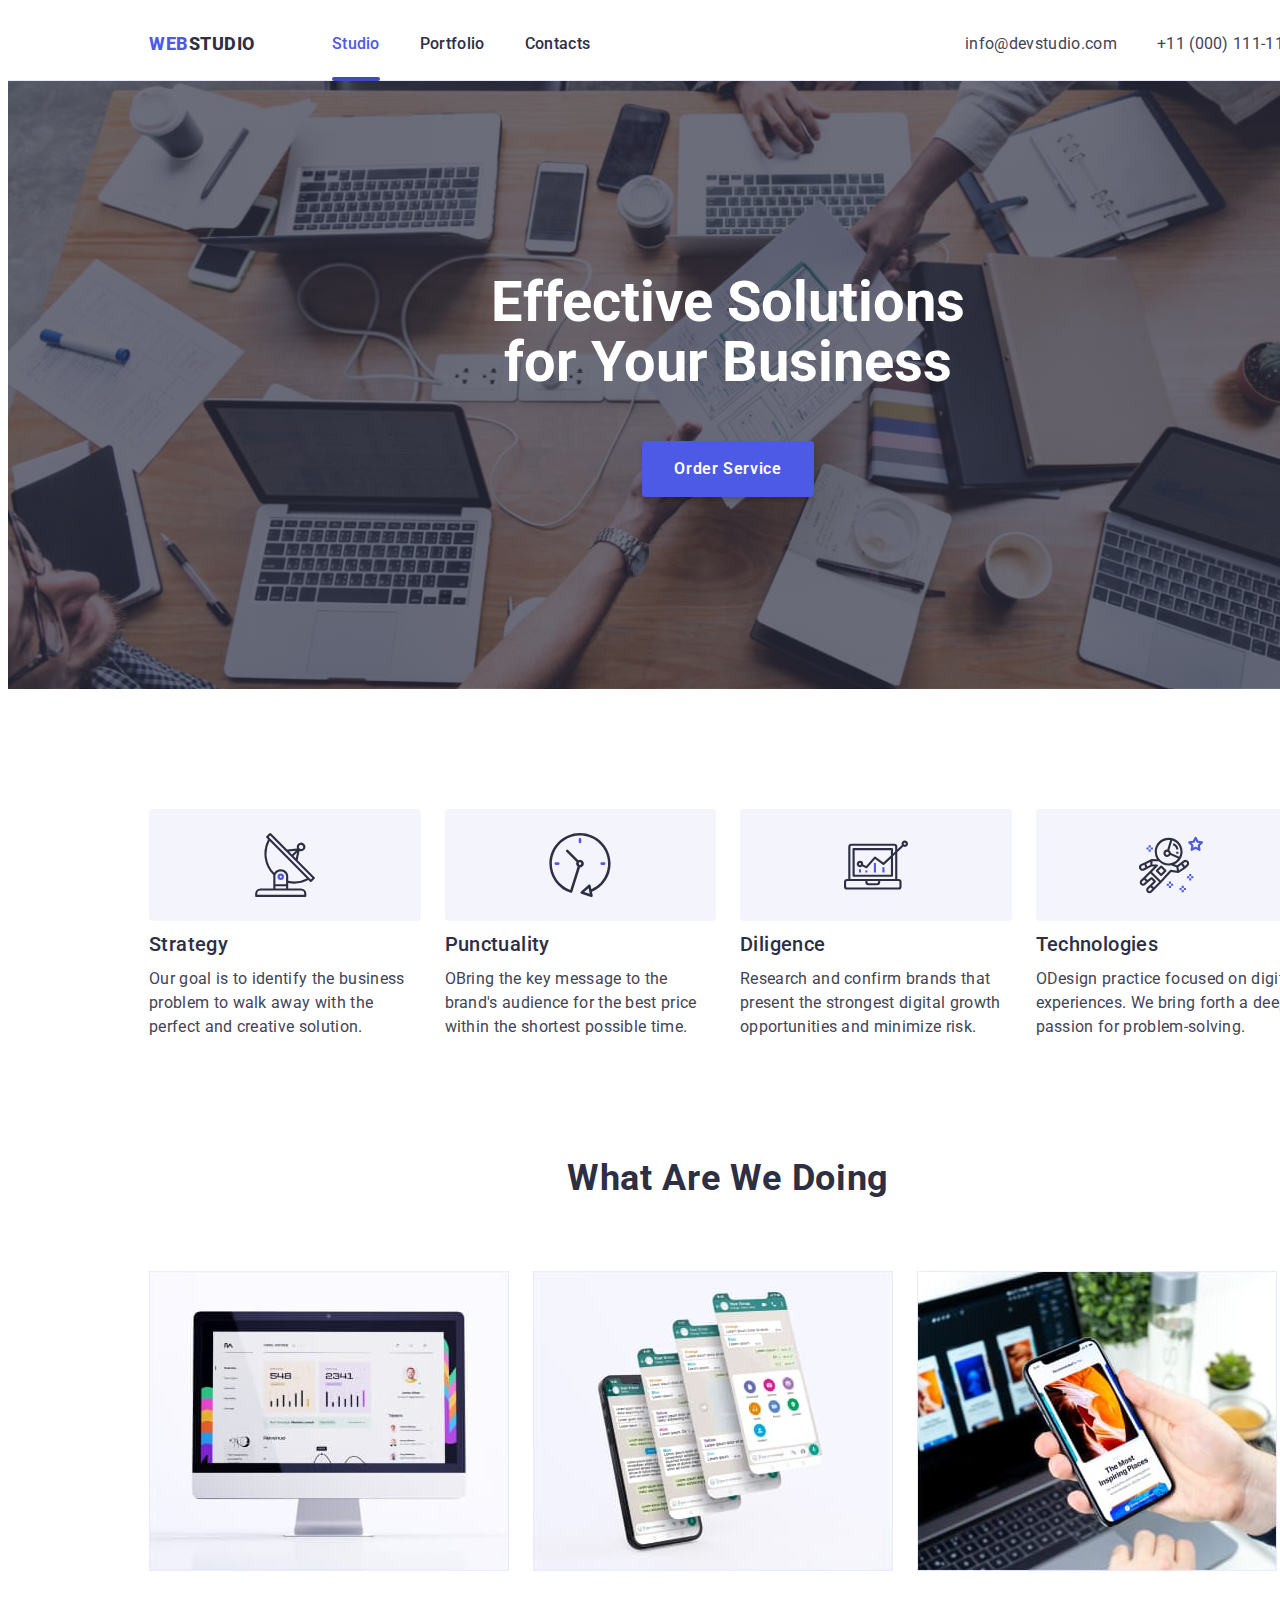
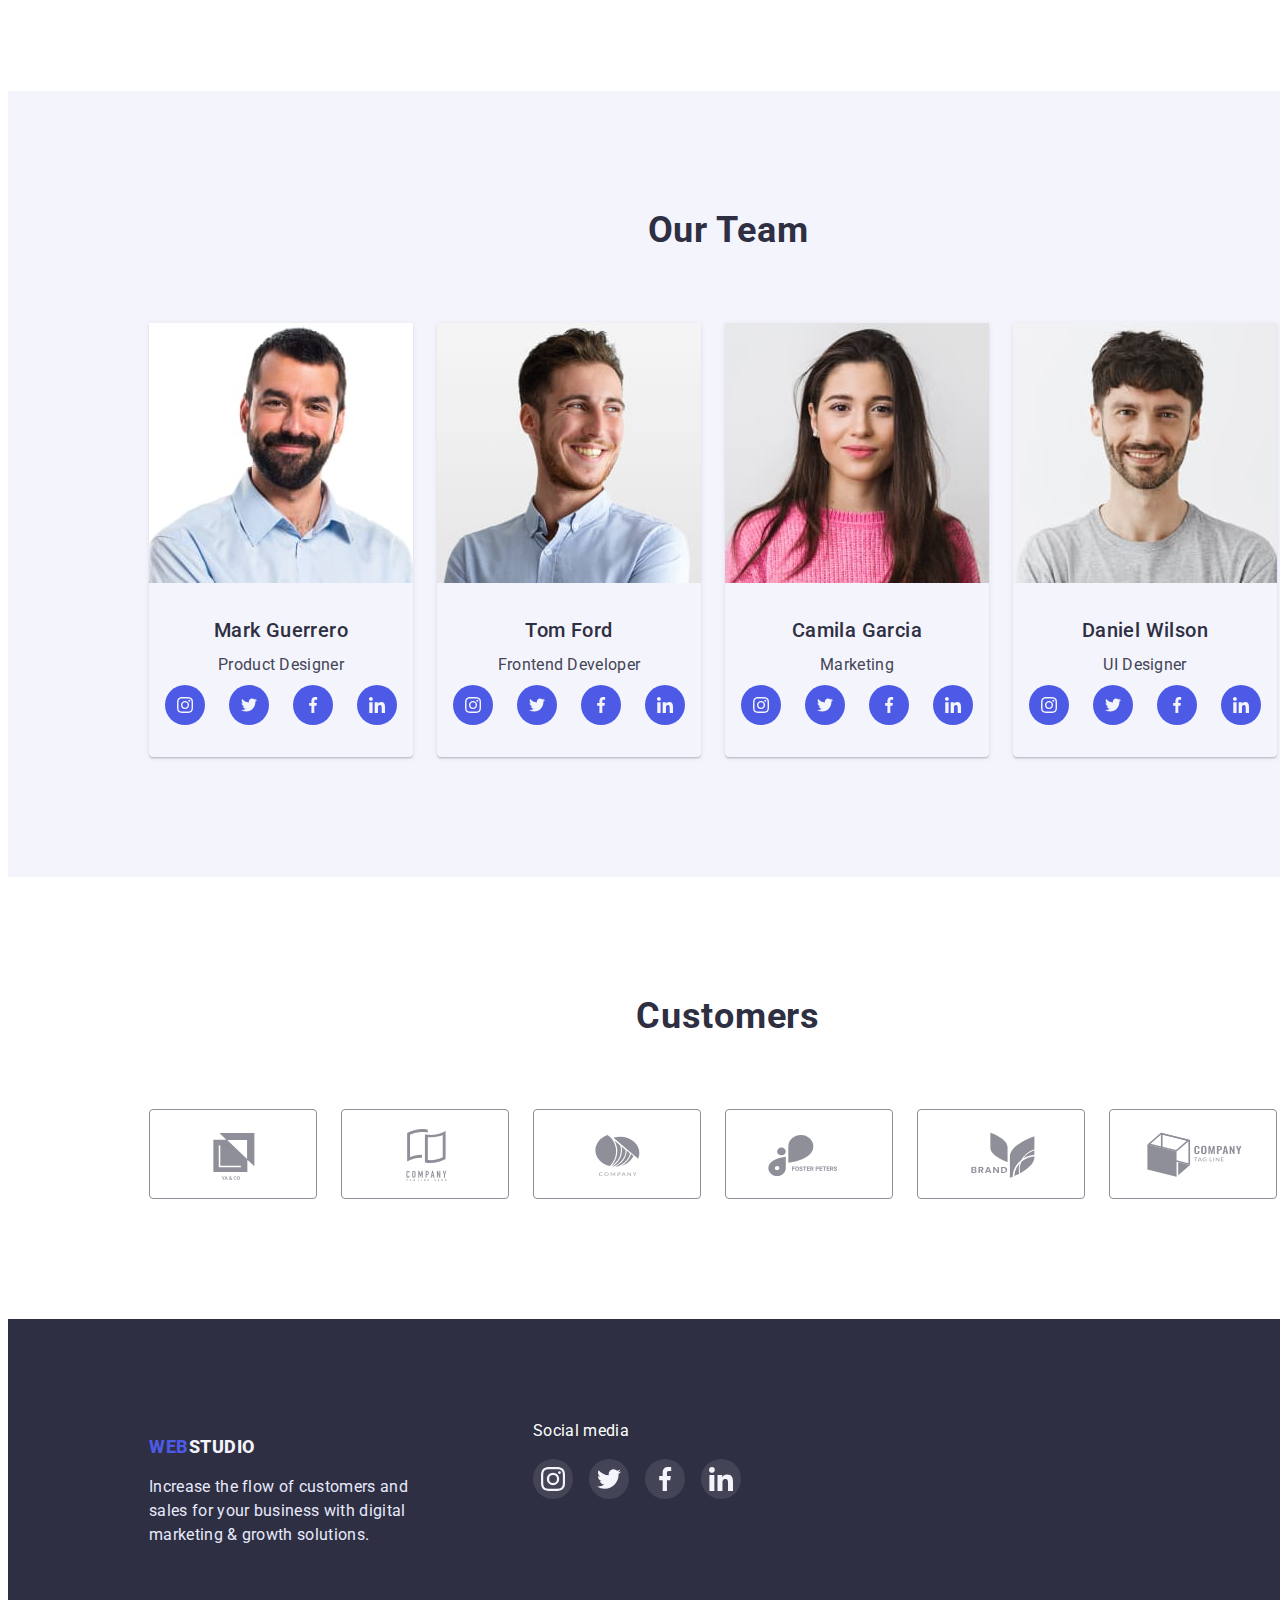
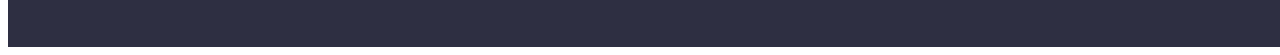
<file: index.html>
<!DOCTYPE html>
<html lang="en">
  <head>
    <meta charset="UTF-8" />
    <meta http-equiv="X-UA-Compatible" content="IE=edge" />
    <meta name="viewport" content="width=device-width, initial-scale=1.0" />
    <title>Web Studio</title>
    <link rel="preconnect" href="https://fonts.googleapis.com" />
    <link rel="preconnect" href="https://fonts.gstatic.com" crossorigin />
    <link
      href="https://fonts.googleapis.com/css2?family=Raleway:wght@800&family=Roboto:wght@400;500;700;900&display=swap"
      rel="stylesheet"
    />
    <link
      rel="stylesheet"
      href="https://cdnjs.cloudflare.com/ajax/libs/modern-normalize/1.1.0/modern-normalize.min.css"
      integrity="sha512-wpPYUAdjBVSE4KJnH1VR1HeZfpl1ub8YT/NKx4PuQ5NmX2tKuGu6U/JRp5y+Y8XG2tV+wKQpNHVUX03MfMFn9Q=="
      crossorigin="anonymous"
      referrerpolicy="no-referrer"
    />
    <link rel="stylesheet" href="./css/styles.css" />
  </head>
  <body>
    <!-- Header -->
    <header class="header">
      <!-- main-nav -->
      <div class="container header-items">
        <nav class="header-nav">
          <a class="link logo" href="./index.html"
            >Web<span class="logo-header">Studio</span></a
          >
          <ul class="list menu">
            <li class="menu-item">
              <a class="menu-link link corrent" href="./index.html">Studio</a>
            </li>
            <li class="menu-item">
              <a class="menu-link link" href="./portfolio.html">Portfolio</a>
            </li>
            <li class="menu-item">
              <a class="menu-link link" href="./index.html">Contacts</a>
            </li>
          </ul>
        </nav>
        <!-- contacts -->
        <address class="address">
          <ul class="contacts-header list">
            <li class="contacts-header-item">
              <a
                class="contacts-header-link link"
                href="mailto:info@devstudio.com"
              >
                <!-- <svg class="contacts-header-icon">
                  <use href="./images/sprite.svg#icon-email"></use>
                </svg> -->
                info@devstudio.com</a
              >
            </li>
            <li class="contacts-header-item">
              <a class="contacts-header-link link" href="tel:+11(000)111-11-11">
                <!-- <svg class="contacts-header-icon">
                  <use href="./images/sprite.svg#icon-phone"></use>
                </svg> -->
                +11 (000) 111-11-11</a
              >
            </li>
          </ul>
        </address>
      </div>
    </header>

    <!-- Content -->
    <main>
      <!-- Hero -->
      <section class="hero section">
        <div class="container">
          <h1 class="hero-title">Effective Solutions for Your Business</h1>
          <button data-modal-open class="hero-btn" type="button">
            Order Service
          </button>
        </div>
      </section>

      <!-- Benefits -->
      <section class="benefits section">
        <div class="container">
          <h2 class="hidden-titles">company benefits</h2>
          <ul class="benefits-list list">
            <li class="benefits-item">
              <div class="benefits-icon-bgr">
                <svg class="benefits-icon">
                  <use href="./images/sprite.svg#icon-antenna"></use>
                </svg>
              </div>
              <h3 class="sub-title benefits-title">Strategy</h3>
              <p class="benefits-desc text">
                Our goal is to identify the business problem to walk away with
                the perfect and creative solution.
              </p>
            </li>
            <li class="benefits-item">
              <div class="benefits-icon-bgr">
                <svg class="benefits-icon">
                  <use href="./images/sprite.svg#icon-clock"></use>
                </svg>
              </div>
              <h3 class="sub-title benefits-title">Punctuality</h3>
              <p class="benefits-desc text">
                OBring the key message to the brand's audience for the best
                price within the shortest possible time.
              </p>
            </li>
            <li class="benefits-item">
              <div class="benefits-icon-bgr">
                <svg class="benefits-icon">
                  <use href="./images/sprite.svg#icon-diagram"></use>
                </svg>
              </div>
              <h3 class="sub-title benefits-title">Diligence</h3>
              <p class="benefits-desc text">
                Research and confirm brands that present the strongest digital
                growth opportunities and minimize risk.
              </p>
            </li>
            <li class="benefits-item">
              <div class="benefits-icon-bgr">
                <svg class="benefits-icon">
                  <use href="./images/sprite.svg#icon-astronaut"></use>
                </svg>
              </div>
              <h3 class="sub-title benefits-title">Technologies</h3>
              <p class="benefits-desc text">
                ODesign practice focused on digital experiences. We bring forth
                a deep passion for problem-solving.
              </p>
            </li>
          </ul>
        </div>
      </section>

      <!-- Our works-->
      <section class="products section">
        <div class="container">
          <h2 class="section-title">What are we doing</h2>
          <ul class="products-list list">
            <li class="products-item">
              <img
                src="./images/our-work/work.jpg"
                alt="monitor"
                width="360"
                height="300"
              />
            </li>
            <li class="products-item">
              <img
                src="./images/our-work/work-1.jpg"
                alt="mobile app"
                width="360"
                height="300"
              />
            </li>
            <li class="products-item">
              <img
                src="./images/our-work/work-2.jpg"
                alt="phone and notebook"
                width="360"
                height="300"
              />
            </li>
          </ul>
        </div>
      </section>

      <!-- Our teams -->
      <section class="team section">
        <div class="container">
          <h2 class="section-title">Our Team</h2>
          <ul class="team-list list">
            <li class="team-item">
              <img
                src="./images/our-team/ProductDesigner.jpg"
                alt="Product Designer"
                width="264"
                height="260"
              />
              <div class="team-desc">
                <h3 class="sub-title">Mark Guerrero</h3>
                <p class="text">Product Designer</p>
                <ul class="team-social-media-list list">
                  <li class="team-social-media-item">
                    <a
                      class="team-social-media-link"
                      href="https://www.instagram.com/"
                      target="_blank"
                      rel="noreferrer noopener"
                    >
                      <svg class="team-social-media-icon">
                        <use href="./images/sprite.svg#icon-instagram"></use>
                      </svg>
                    </a>
                  </li>
                  <li class="team-social-media-item">
                    <a
                      class="team-social-media-link"
                      href="https://twitter.com/"
                      target="_blank"
                      rel="noreferrer noopener"
                    >
                      <svg class="team-social-media-icon">
                        <use href="./images/sprite.svg#icon-twitter"></use>
                      </svg>
                    </a>
                  </li>
                  <li class="team-social-media-item">
                    <a
                      class="team-social-media-link"
                      href="https://www.facebook.com/"
                      target="_blank"
                      rel="noreferrer noopener"
                    >
                      <svg class="team-social-media-icon">
                        <use href="./images/sprite.svg#icon-facebook"></use>
                      </svg>
                    </a>
                  </li>
                  <li class="team-social-media-item">
                    <a
                      class="team-social-media-link"
                      href="https://www.linkedin.com/"
                      target="_blank"
                      rel="noreferrer noopener"
                    >
                      <svg class="team-social-media-icon">
                        <use href="./images/sprite.svg#icon-linkedin"></use>
                      </svg>
                    </a>
                  </li>
                </ul>
              </div>
            </li>
            <li class="team-item">
              <img
                src="./images/our-team/FrontendDeveloper.jpg"
                alt="Frontend Developer"
                width="264"
                height="260"
              />
              <div class="team-desc">
                <h3 class="sub-title">Tom Ford</h3>
                <p class="text">Frontend Developer</p>
                <ul class="list team-social-media-list">
                  <li class="team-social-media-item">
                    <a
                      class="team-social-media-link"
                      href="https://www.instagram.com/"
                      target="_blank"
                      rel="noreferrer noopener"
                    >
                      <svg class="team-social-media-icon">
                        <use href="./images/sprite.svg#icon-instagram"></use>
                      </svg>
                    </a>
                  </li>
                  <li class="team-social-media-item">
                    <a
                      class="team-social-media-link"
                      href="https://twitter.com/"
                      target="_blank"
                      rel="noreferrer noopener"
                    >
                      <svg class="team-social-media-icon">
                        <use href="./images/sprite.svg#icon-twitter"></use>
                      </svg>
                    </a>
                  </li>
                  <li class="team-social-media-item">
                    <a
                      class="team-social-media-link"
                      href="https://www.facebook.com/"
                      target="_blank"
                      rel="noreferrer noopener"
                    >
                      <svg class="team-social-media-icon">
                        <use href="./images/sprite.svg#icon-facebook"></use>
                      </svg>
                    </a>
                  </li>
                  <li class="team-social-media-item">
                    <a
                      class="team-social-media-link"
                      href="https://www.linkedin.com/"
                      target="_blank"
                      rel="noreferrer noopener"
                    >
                      <svg class="team-social-media-icon">
                        <use href="./images/sprite.svg#icon-linkedin"></use>
                      </svg>
                    </a>
                  </li>
                </ul>
              </div>
            </li>
            <li class="team-item">
              <img
                src="./images/our-team/Marketing.jpg"
                alt="Marketing"
                width="264"
                height="260"
              />
              <div class="team-desc">
                <h3 class="sub-title">Camila Garcia</h3>
                <p class="text">Marketing</p>
                <ul class="list team-social-media-list">
                  <li class="team-social-media-item">
                    <a
                      class="team-social-media-link"
                      href="https://www.instagram.com/"
                      target="_blank"
                      rel="noreferrer noopener"
                    >
                      <svg class="team-social-media-icon">
                        <use href="./images/sprite.svg#icon-instagram"></use>
                      </svg>
                    </a>
                  </li>
                  <li class="team-social-media-item">
                    <a
                      class="team-social-media-link"
                      href="https://twitter.com/"
                      target="_blank"
                      rel="noreferrer noopener"
                    >
                      <svg class="team-social-media-icon">
                        <use href="./images/sprite.svg#icon-twitter"></use>
                      </svg>
                    </a>
                  </li>
                  <li class="team-social-media-item">
                    <a
                      class="team-social-media-link"
                      href="https://www.facebook.com/"
                      target="_blank"
                      rel="noreferrer noopener"
                    >
                      <svg class="team-social-media-icon">
                        <use href="./images/sprite.svg#icon-facebook"></use>
                      </svg>
                    </a>
                  </li>
                  <li class="team-social-media-item">
                    <a
                      class="team-social-media-link"
                      href="https://www.linkedin.com/"
                      target="_blank"
                      rel="noreferrer noopener"
                    >
                      <svg class="team-social-media-icon">
                        <use href="./images/sprite.svg#icon-linkedin"></use>
                      </svg>
                    </a>
                  </li>
                </ul>
              </div>
            </li>
            <li class="team-item">
              <img
                src="./images/our-team/UIDesigner.jpg"
                alt="UI Designer"
                width="264"
                height="260"
              />
              <div class="team-desc">
                <h3 class="sub-title">Daniel Wilson</h3>
                <p class="text">UI Designer</p>
                <ul class="list team-social-media-list">
                  <li class="team-social-media-item">
                    <a
                      class="team-social-media-link"
                      href="https://www.instagram.com/"
                      target="_blank"
                      rel="noreferrer noopener"
                    >
                      <svg class="team-social-media-icon">
                        <use href="./images/sprite.svg#icon-instagram"></use>
                      </svg>
                    </a>
                  </li>
                  <li class="team-social-media-item">
                    <a
                      class="team-social-media-link"
                      href="https://twitter.com/"
                      target="_blank"
                      rel="noreferrer noopener"
                    >
                      <svg class="team-social-media-icon">
                        <use href="./images/sprite.svg#icon-twitter"></use>
                      </svg>
                    </a>
                  </li>
                  <li class="team-social-media-item">
                    <a
                      class="team-social-media-link"
                      href="https://www.facebook.com/"
                      target="_blank"
                      rel="noreferrer noopener"
                    >
                      <svg class="team-social-media-icon">
                        <use href="./images/sprite.svg#icon-facebook"></use>
                      </svg>
                    </a>
                  </li>
                  <li class="team-social-media-item">
                    <a
                      class="team-social-media-link"
                      href="https://www.linkedin.com/"
                      target="_blank"
                      rel="noreferrer noopener"
                    >
                      <svg class="team-social-media-icon">
                        <use href="./images/sprite.svg#icon-linkedin"></use>
                      </svg>
                    </a>
                  </li>
                </ul>
              </div>
            </li>
          </ul>
        </div>
      </section>

      <!-- Customers -->
      <section class="section customers">
        <div class="container">
          <h2 class="section-title">Customers</h2>
          <ul class="customers-list list">
            <li class="customers-item">
              <a href="" class="customers-link">
                <svg class="customers-icon">
                  <use href="./images/sprite.svg#icon-company-1"></use>
                </svg>
              </a>
            </li>
            <li class="customers-item">
              <a href="" class="customers-link">
                <svg class="customers-icon">
                  <use href="./images/sprite.svg#icon-company-2"></use>
                </svg>
              </a>
            </li>
            <li class="customers-item">
              <a href="" class="customers-link">
                <svg class="customers-icon">
                  <use href="./images/sprite.svg#icon-company-3"></use>
                </svg>
              </a>
            </li>
            <li class="customers-item">
              <a href="" class="customers-link">
                <svg class="customers-icon">
                  <use href="./images/sprite.svg#icon-company-4"></use>
                </svg>
              </a>
            </li>
            <li class="customers-item">
              <a href="" class="customers-link">
                <svg class="customers-icon">
                  <use href="./images/sprite.svg#icon-company-5"></use>
                </svg>
              </a>
            </li>
            <li class="customers-item">
              <a href="" class="customers-link">
                <svg class="customers-icon">
                  <use href="./images/sprite.svg#icon-company-6"></use>
                </svg>
              </a>
            </li>
          </ul>
        </div>
      </section>
    </main>

    <!-- Footer -->
    <footer class="footer">
      <div class="container footer-content">
        <div>
          <a href="./index.html" class="logo link"
            >Web<span class="logo-footer">Studio</span></a
          >
          <p class="text-footer">
            Increase the flow of customers and sales for your business with
            digital marketing & growth solutions.
          </p>
        </div>
        <div>
          <p class="footer-social-media-text text">Social media</p>
          <ul class="list footer-social-media-list">
            <li class="footer-social-mebia-item">
              <a
                class="footer-social-media-link"
                href="https://www.instagram.com/"
                target="_blank"
                rel="noreferrer noopener"
              >
                <svg class="footer-social-media-icon">
                  <use href="./images/sprite.svg#icon-instagram"></use>
                </svg>
              </a>
            </li>
            <li class="footer-social-mebia-item">
              <a
                class="footer-social-media-link"
                href="https://twitter.com/"
                target="_blank"
                rel="noreferrer noopener"
              >
                <svg class="footer-social-media-icon">
                  <use href="./images/sprite.svg#icon-twitter"></use>
                </svg>
              </a>
            </li>

            <li class="footer-social-mebia-item">
              <a
                class="footer-social-media-link"
                href="https://www.facebook.com/"
                target="_blank"
                rel="noreferrer noopener"
              >
                <svg class="footer-social-media-icon">
                  <use href="./images/sprite.svg#icon-facebook"></use>
                </svg>
              </a>
            </li>
            <li class="footer-social-mebia-item">
              <a
                class="footer-social-media-link"
                href="https://www.linkedin.com/"
                target="_blank"
                rel="noreferrer noopener"
              >
                <svg class="footer-social-media-icon">
                  <use href="./images/sprite.svg#icon-linkedin"></use>
                </svg>
              </a>
            </li>
          </ul>
        </div>
      </div>
    </footer>
    <div class="backdrop is-hidden" data-modal>
      <div class="modal-form">
        <button class="modal-close-button" type="button" data-modal-close>
          <svg class="icon-close-modal" width="8" height="8">
            <use href="./images/sprite.svg#icon-close-modal"></use>
          </svg>
        </button>
      </div>
    </div>
    <!-- js -->
    <script src="./js/modal.js"></script>
  </body>
</html>
</file>
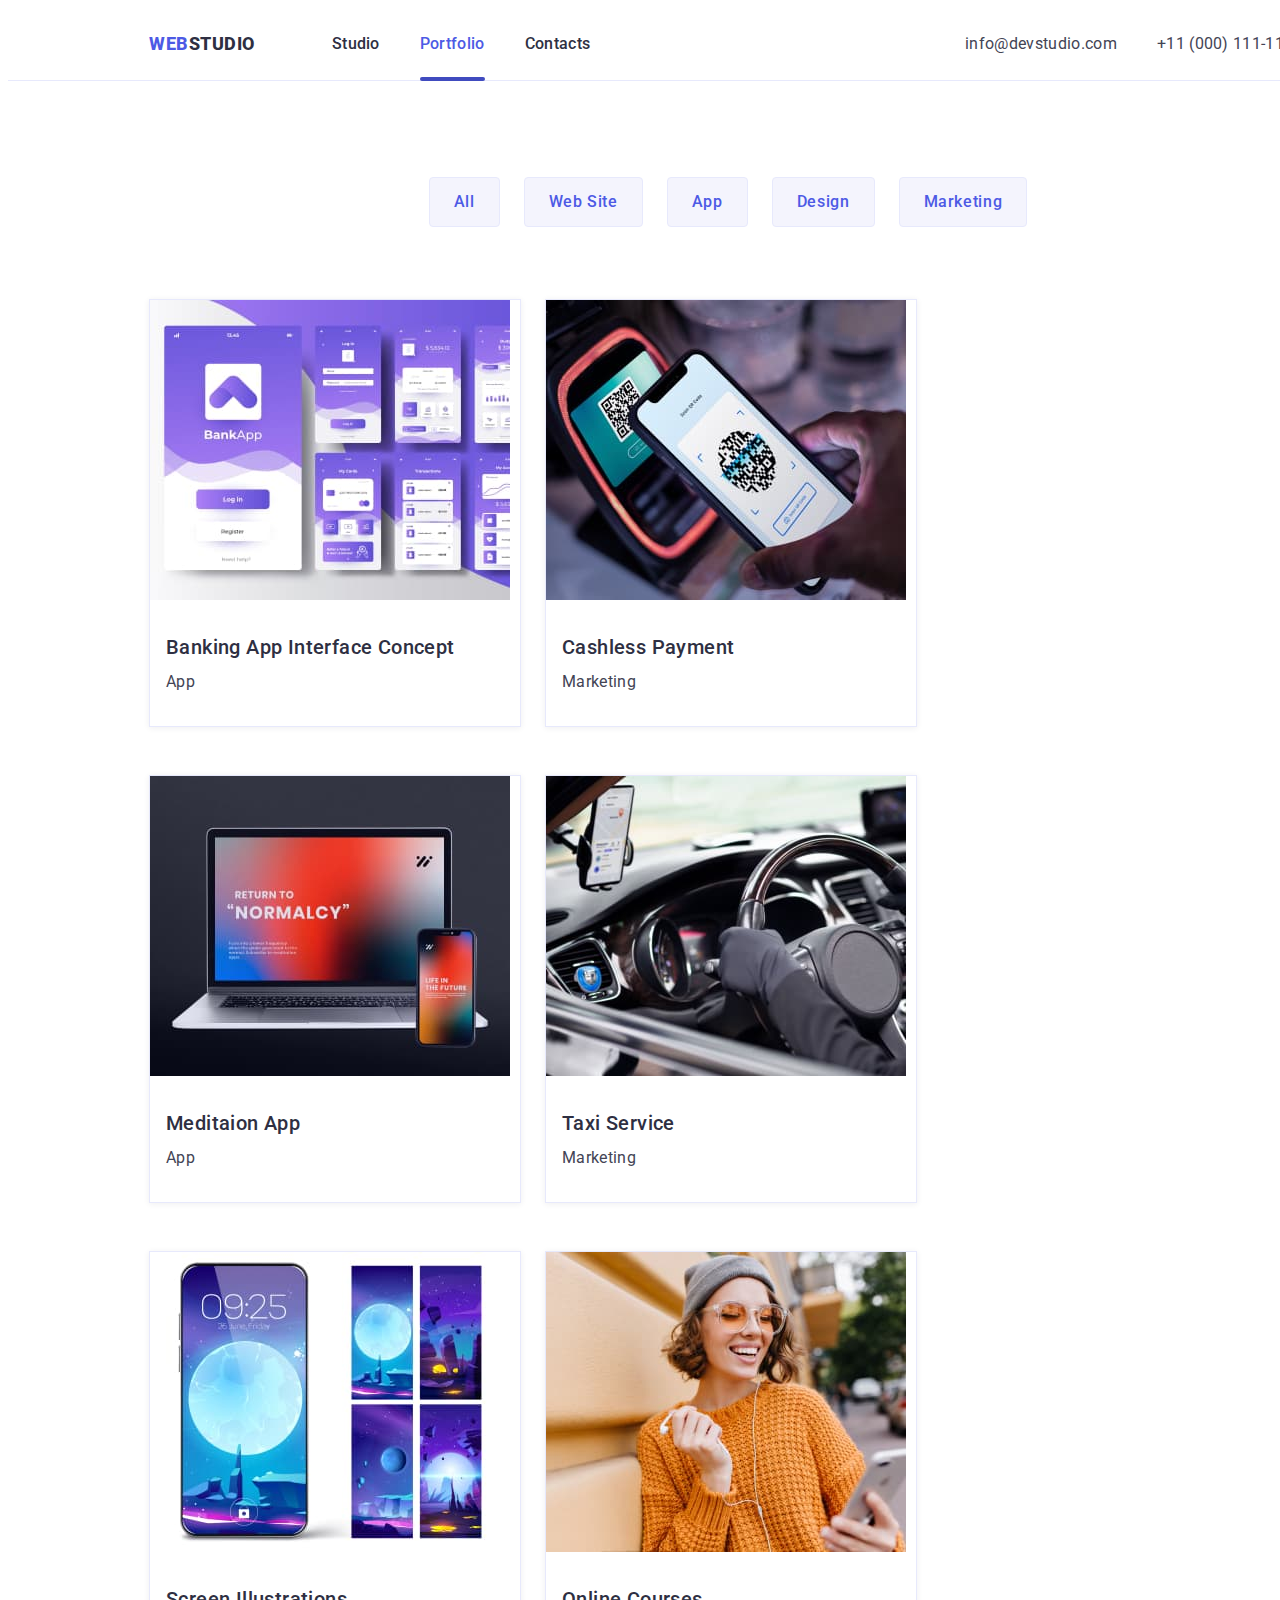
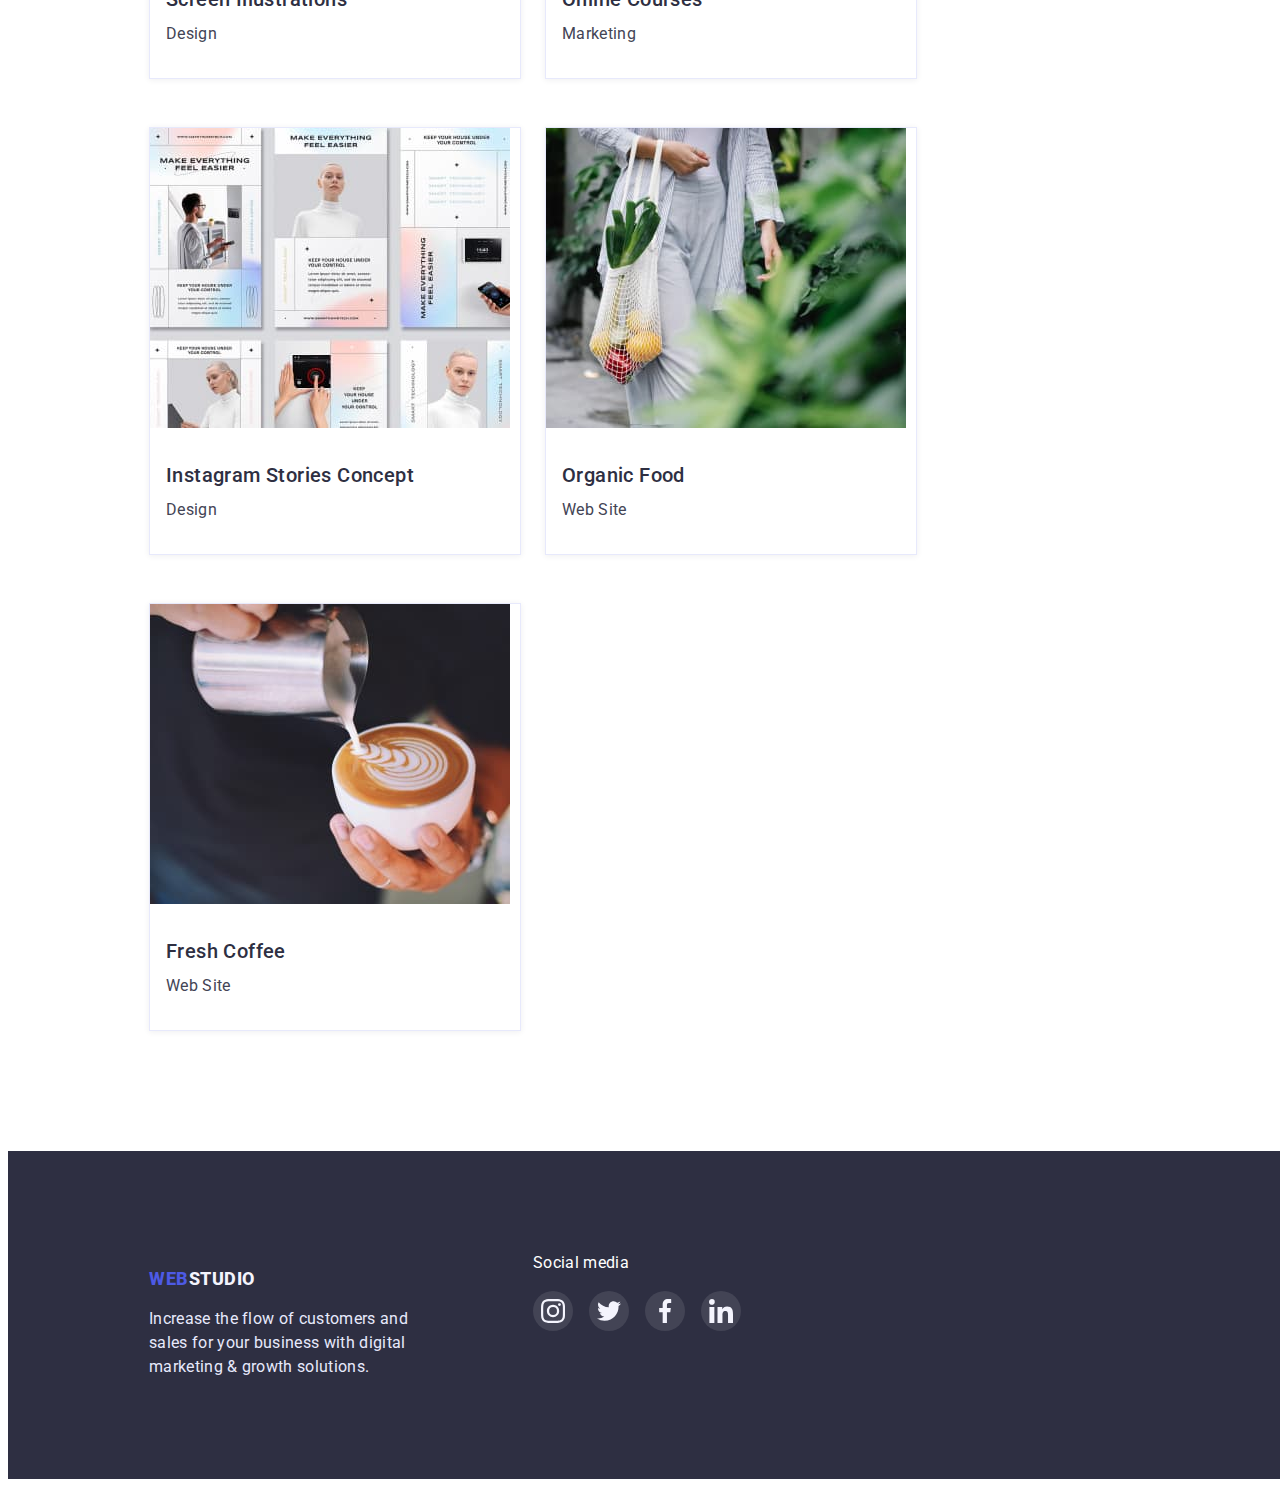
<file: portfolio.html>
<!DOCTYPE html>
<html lang="en">
  <head>
    <meta charset="UTF-8" />
    <meta http-equiv="X-UA-Compatible" content="IE=edge" />
    <meta name="viewport" content="width=device-width, initial-scale=1.0" />
    <title>Portfolio</title>
    <link rel="preconnect" href="https://fonts.googleapis.com" />
    <link rel="preconnect" href="https://fonts.gstatic.com" crossorigin />
    <link
      href="https://fonts.googleapis.com/css2?family=Raleway:wght@800&family=Roboto:wght@400;500;700;900&display=swap"
      rel="stylesheet"
    />
    <link
      rel="stylesheet"
      href="https://cdnjs.cloudflare.com/ajax/libs/modern-normalize/1.1.0/modern-normalize.min.css"
      integrity="sha512-wpPYUAdjBVSE4KJnH1VR1HeZfpl1ub8YT/NKx4PuQ5NmX2tKuGu6U/JRp5y+Y8XG2tV+wKQpNHVUX03MfMFn9Q=="
      crossorigin="anonymous"
      referrerpolicy="no-referrer"
    />
    <link rel="stylesheet" href="./css/styles.css" />
  </head>
  <body>
    <!-- Header -->

    <header class="header">
      <!-- main-nav -->
      <div class="container header-items">
        <nav class="header-nav">
          <a class="link logo" href="./index.html"
            >Web<span class="logo-header">Studio</span></a
          >
          <ul class="list menu">
            <li class="menu-item">
              <a class="menu-link link" href="./index.html">Studio</a>
            </li>
            <li class="menu-item">
              <a class="menu-link link corrent" href="./portfolio.html"
                >Portfolio</a
              >
            </li>
            <li class="menu-item">
              <a class="menu-link link" href="./portfolio.html">Contacts</a>
            </li>
          </ul>
        </nav>
        <!-- contacts -->
        <address class="address">
          <ul class="contacts-header list">
            <li class="contacts-header-item">
              <a
                class="contacts-header-link link"
                href="mailto:info@devstudio.com"
              >
                <!-- <svg class="contacts-header-icon">
                  <use href="./images/sprite.svg#icon-email"></use>
                </svg> -->
                info@devstudio.com</a
              >
            </li>
            <li class="contacts-header-item">
              <a class="contacts-header-link link" href="tel:+11(000)111-11-11">
                <!-- <svg class="contacts-header-icon">
                  <use href="./images/sprite.svg#icon-phone"></use>
                </svg> -->
                +11 (000) 111-11-11</a
              >
            </li>
          </ul>
        </address>
      </div>
    </header>

    <!-- Content -->
    <main>
      <!-- Portfolio -->
      <section class="portfolio section">
        <div class="container">
          <h1 class="hidden-titles">portfolio</h1>
          <!-- list btn -->
          <ul class="btn-filter-list list">
            <li class="btn-filter-item">
              <button class="filter-btns" type="button">All</button>
            </li>
            <li class="btn-filter-item">
              <button class="filter-btns" type="button">Web Site</button>
            </li>
            <li class="btn-filter-item">
              <button class="filter-btns" type="button">App</button>
            </li>
            <li class="btn-filter-item">
              <button class="filter-btns" type="button">Design</button>
            </li>
            <li class="btn-filter-item">
              <button class="filter-btns" type="button">Marketing</button>
            </li>
          </ul>
          <!-- list portfolio -->
          <ul class="list portfolio-list">
            <li class="portfolio-item">
              <a class="portfilio-link link" href="">
                <div class="overlay">
                  <img
                    class="portfolio-img"
                    src="./images/portfolio/banking-app-interface-concept.jpg"
                    alt="banking app interface concept"
                    width="360"
                    height="300"
                  />
                  <div class="overlay-hover">
                    <p class="overlay-text text">
                      14 Stylish and User-Friendly App Design Concepts · Task
                      Manager App · Calorie Tracker App · Exotic Fruit Ecommerce
                      App · Cloud Storage App
                    </p>
                  </div>
                </div>

                <div class="portfolio-desc">
                  <h2 class="sub-title">Banking App Interface Concept</h2>

                  <p class="text">App</p>
                </div>
              </a>
            </li>
            <li class="portfolio-item">
              <a class="portfilio-link link" href="">
                <div class="overlay">
                  <img
                    class="portfolio-img"
                    src="./images/portfolio/cashless-payment.jpg"
                    alt="cashless payment"
                    width="360"
                    height="300"
                  />
                  <div class="overlay-hover">
                    <p class="overlay-text text">
                      14 Stylish and User-Friendly App Design Concepts · Task
                      Manager App · Calorie Tracker App · Exotic Fruit Ecommerce
                      App · Cloud Storage App
                    </p>
                  </div>
                </div>
                <div class="portfolio-desc">
                  <h2 class="sub-title">Cashless Payment</h2>

                  <p class="text">Marketing</p>
                </div>
              </a>
            </li>
            <li class="portfolio-item">
              <a class="portfilio-link link" href="">
                <div class="overlay">
                  <img
                    class="portfolio-img"
                    src="./images/portfolio/meditaion-app.jpg"
                    alt="meditaion app"
                    width="360"
                    height="300"
                  />
                  <div class="overlay-hover">
                    <p class="overlay-text text">
                      14 Stylish and User-Friendly App Design Concepts · Task
                      Manager App · Calorie Tracker App · Exotic Fruit Ecommerce
                      App · Cloud Storage App
                    </p>
                  </div>
                </div>
                <div class="portfolio-desc">
                  <h2 class="sub-title">Meditaion App</h2>

                  <p class="text">App</p>
                </div>
              </a>
            </li>
            <li class="portfolio-item">
              <a class="portfilio-link link" href="">
                <div class="overlay">
                  <img
                    class="portfolio-img"
                    src="./images/portfolio/taxi-service.jpg"
                    alt="taxi service"
                    width="360"
                    height="300"
                  />
                  <div class="overlay-hover">
                    <p class="overlay-text text">
                      14 Stylish and User-Friendly App Design Concepts · Task
                      Manager App · Calorie Tracker App · Exotic Fruit Ecommerce
                      App · Cloud Storage App
                    </p>
                  </div>
                </div>
                <div class="portfolio-desc">
                  <h2 class="sub-title">Taxi Service</h2>

                  <p class="text">Marketing</p>
                </div>
              </a>
            </li>
            <li class="portfolio-item">
              <a class="portfilio-link link" href="">
                <div class="overlay">
                  <img
                    class="portfolio-img"
                    src="./images/portfolio/screen-illustrations.jpg"
                    alt="screen illustrations"
                    width="360"
                    height="300"
                  />
                  <div class="overlay-hover">
                    <p class="overlay-text text">
                      14 Stylish and User-Friendly App Design Concepts · Task
                      Manager App · Calorie Tracker App · Exotic Fruit Ecommerce
                      App · Cloud Storage App
                    </p>
                  </div>
                </div>
                <div class="portfolio-desc">
                  <h2 class="sub-title">Screen Illustrations</h2>

                  <p class="text">Design</p>
                </div>
              </a>
            </li>
            <li class="portfolio-item">
              <a class="portfilio-link link" href="">
                <div class="overlay">
                  <img
                    class="portfolio-img"
                    src="./images/portfolio/online-courses.jpg"
                    alt="online courses"
                    width="360"
                    height="300"
                  />
                  <div class="overlay-hover">
                    <p class="overlay-text text">
                      14 Stylish and User-Friendly App Design Concepts · Task
                      Manager App · Calorie Tracker App · Exotic Fruit Ecommerce
                      App · Cloud Storage App
                    </p>
                  </div>
                </div>
                <div class="portfolio-desc">
                  <h2 class="sub-title">Online Courses</h2>

                  <p class="text">Marketing</p>
                </div>
              </a>
            </li>
            <li class="portfolio-item">
              <a class="portfilio-link link" href="">
                <div class="overlay">
                  <img
                    class="portfolio-img"
                    src="./images/portfolio/instagram-stories-oncept.jpg"
                    width="360"
                    height="300"
                    alt="instagram stories oncept"
                  />
                  <div class="overlay-hover">
                    <p class="overlay-text text">
                      14 Stylish and User-Friendly App Design Concepts · Task
                      Manager App · Calorie Tracker App · Exotic Fruit Ecommerce
                      App · Cloud Storage App
                    </p>
                  </div>
                </div>
                <div class="portfolio-desc">
                  <h2 class="sub-title">Instagram Stories Concept</h2>

                  <p class="text">Design</p>
                </div>
              </a>
            </li>
            <li class="portfolio-item">
              <a class="portfilio-link link" href="">
                <div class="overlay">
                  <img
                    class="portfolio-img"
                    src="./images/portfolio/organic-food.jpg"
                    alt="organic food"
                    width="360"
                    height="300"
                  />
                  <div class="overlay-hover">
                    <p class="overlay-text text">
                      14 Stylish and User-Friendly App Design Concepts · Task
                      Manager App · Calorie Tracker App · Exotic Fruit Ecommerce
                      App · Cloud Storage App
                    </p>
                  </div>
                </div>
                <div class="portfolio-desc">
                  <h2 class="sub-title">Organic Food</h2>

                  <p class="text">Web Site</p>
                </div>
              </a>
            </li>
            <li class="portfolio-item">
              <a class="portfilio-link link" href="">
                <div class="overlay">
                  <img
                    class="portfolio-img"
                    src="./images/portfolio/fresh-coffee.jpg"
                    alt="fresh coffee"
                    width="360"
                    height="300"
                  />
                  <div class="overlay-hover">
                    <p class="overlay-text text">
                      14 Stylish and User-Friendly App Design Concepts · Task
                      Manager App · Calorie Tracker App · Exotic Fruit Ecommerce
                      App · Cloud Storage App
                    </p>
                  </div>
                </div>
                <div class="portfolio-desc">
                  <h2 class="sub-title">Fresh Coffee</h2>

                  <p class="text">Web Site</p>
                </div>
              </a>
            </li>
          </ul>
        </div>
      </section>
    </main>

    <!-- Footer -->
    <footer class="footer">
      <div class="container footer-content">
        <div>
          <a href="./index.html" class="logo link"
            >Web<span class="logo-footer">Studio</span></a
          >
          <p class="text-footer">
            Increase the flow of customers and sales for your business with
            digital marketing & growth solutions.
          </p>
        </div>
        <div>
          <p class="footer-social-media-text text">Social media</p>
          <ul class="list footer-social-media-list">
            <li class="footer-social-mebia-item">
              <a
                class="footer-social-media-link"
                href="https://www.instagram.com/"
                target="_blank"
                rel="noreferrer noopener"
              >
                <svg class="footer-social-media-icon">
                  <use href="./images/sprite.svg#icon-instagram"></use>
                </svg>
              </a>
            </li>
            <li class="footer-social-mebia-item">
              <a
                class="footer-social-media-link"
                href="https://twitter.com/"
                target="_blank"
                rel="noreferrer noopener"
              >
                <svg class="footer-social-media-icon">
                  <use href="./images/sprite.svg#icon-twitter"></use>
                </svg>
              </a>
            </li>

            <li class="footer-social-mebia-item">
              <a
                class="footer-social-media-link"
                href="https://www.facebook.com/"
                target="_blank"
                rel="noreferrer noopener"
              >
                <svg class="footer-social-media-icon">
                  <use href="./images/sprite.svg#icon-facebook"></use>
                </svg>
              </a>
            </li>
            <li class="footer-social-mebia-item">
              <a
                class="footer-social-media-link"
                href="https://www.linkedin.com/"
                target="_blank"
                rel="noreferrer noopener"
              >
                <svg class="footer-social-media-icon">
                  <use href="./images/sprite.svg#icon-linkedin"></use>
                </svg>
              </a>
            </li>
          </ul>
        </div>
      </div>
    </footer>
  </body>
</html>
</file>
<file: css/styles.css>
:root {
  --primary-accent-color: #4d5ae5;
  --primary-accent-color-hover: #404bbf;
  --secondary-accent-color: #31d0aa;

  --primary-text-color-dark: #434455;
  --secondary-text-color-dark: #000000;
  --primary-text-color-light: #e7e9fc;
  --secondary-text-color-light: #ffffff;

  --primary-title-color-dark: #2e2f42;
  --secondary-title-color-dark: #000000;
  --primary-title-color-light: #ffffff;
  --secondary-title-color-light: #f4f4fd;

  --primary-background-color-light: #ffffff;
  --secondary-background-color-light: #f4f4fd;
  --primary-background-color-dark: #2e2f42;

  --primary-font: 'Roboto', sans-serif;
  --secondary-font: 'Raleway', sans-serif;

  --time-and-style-of-transition: 250ms cubic-bezier(0.4, 0, 0.2, 1);

  --outline-pri: 1px solid rgb(150, 255, 0);
}

/* .container * {
  outline: var(--outline-pri);
} */

/* standard settings */
h1,
h2,
h3,
h4,
h5,
h6,
p {
  margin-top: 0;
  margin-bottom: 0;
}
ul,
ol {
  margin-top: 0;
  margin-bottom: 0;
  padding-left: 0;
}
img {
  display: block;
}
address {
  font-style: normal;
}
button {
  cursor: pointer;
}
body {
  min-width: 1440px;

  background-color: var(--primary-background-color-light);
  color: var(--primary-text-color-dark);
  font-family: var(--primary-font);
  font-size: 16px;
}
.list {
  list-style: none;
}
.link {
  text-decoration: none;
}
.hidden-titles {
  position: absolute;
  width: 1px;
  height: 1px;
  margin: -1px;
  border: 0;
  padding: 0;

  white-space: nowrap;
  clip-path: inset(100%);
  clip: rect(0 0 0 0);
  overflow: hidden;
}

/* ================== Components ================== */
.container {
  width: 1158px;
  padding-left: 15px;
  padding-right: 15px;
  margin-left: auto;
  margin-right: auto;
}

.sub-title {
  color: var(--primary-title-color-dark);
  font-size: 20px;
  font-weight: 500;
  line-height: 1.5;
  letter-spacing: 0.02em;
}
.text {
  color: var(--primary-text-color-dark);
  line-height: 1.5;
  letter-spacing: 0.02em;
}
.section-title {
  color: var(--primary-title-color-dark);
  text-align: center;
  font-size: 36px;
  line-height: 1.11;
  letter-spacing: 0.02em;
  text-transform: capitalize;
}
.section {
  padding-top: 120px;
  padding-bottom: 120px;
}
/* ================== /Components ================== */

/* ================== Header ================== */
.header {
  border-bottom: 1px solid var(--primary-text-color-light);
  /* max-width: 1440px;
  margin-left: auto;
  margin-right: auto; */
}

/* ------------------- Logotype ------------------- */
.logo {
  display: inline-block;
  padding-top: 24px;
  padding-bottom: 24px;
  margin-right: 77px;

  color: var(--primary-accent-color);
  font-family: var(--secondary-font-title);
  font-weight: 800;
  font-size: 18px;
  line-height: 1.33;
  letter-spacing: 0.03em;
  text-transform: uppercase;
}
.logo-header {
  color: var(--primary-title-color-dark);
}
/* ------------------- Navigation ------------------- */
.header-items {
  display: flex;
}
.header-nav {
  display: flex;
  align-items: center;
}
.menu {
  display: flex;
  gap: 40px;
}
.menu-link {
  position: relative;
  display: inline-block;
  padding-top: 24px;
  padding-bottom: 24px;

  color: var(--primary-title-color-dark);
  font-weight: 500;
  line-height: 1.5;
  letter-spacing: 0.02em;

  transition: color var(--time-and-style-of-transition);
}
/* .menu-link::after {
  position: absolute;
  bottom: 0;
  opacity: 0;
  content: '';
  width: 100%;
  height: 4px;
  border-radius: 2px;
  background: var(--primary-accent-color-hover);
}
.menu-link:hover::after,
.menu-link:focus::after {
  display: block;
  opacity: 1;
} */
.corrent {
  color: var(--primary-accent-color);
}
.corrent::after {
  position: absolute;
  bottom: -1px;
  display: block;
  opacity: 1;
  content: '';
  width: 100%;
  height: 4px;
  border-radius: 2px;
  background: var(--primary-accent-color-hover);
}
.menu-link:hover,
.menu-link:focus {
  color: var(--primary-accent-color);
}
.menu-link:active {
  color: var(--primary-accent-color);
}
/* ------------------- Contacts ------------------- */
.address {
  margin-left: auto;
}
.contacts-header {
  display: flex;
  gap: 40px;
}
.contacts-header-icon {
  width: 16px;
  height: 16px;
  fill: currentColor;
}
.contacts-header-link {
  display: flex;
  align-items: center;
  gap: 10px;
  padding-top: 24px;
  padding-bottom: 24px;

  color: var(--primary-text-color-dark);
  line-height: 1.5;
  letter-spacing: 0.02em;

  transition: color var(--time-and-style-of-transition);
}
.contacts-header-link:hover,
.contacts-header-link:focus {
  color: var(--primary-accent-color);
}
/* ================== /Header ================== */

/* ================== Content ================== */

/* ------------------- Hero ------------------- */
.hero {
  max-width: 1440px;
  margin-left: auto;
  margin-right: auto;
  background-image: linear-gradient(
      rgba(46, 47, 66, 0.7),
      rgba(46, 47, 66, 0.7)
    ),
    url(../images/background/people-office.jpg);
  background-repeat: no-repeat;
  background-position: center;
  background-size: cover;

  padding-top: 192px;
  padding-bottom: 192px;
}
.hero-title {
  width: 492px;
  margin-bottom: 48px;
  margin-right: auto;
  margin-left: auto;

  color: var(--primary-title-color-light);
  font-size: 56px;
  font-weight: 700;
  line-height: 1.07;
}
.hero {
  text-align: center;
}
.hero-btn {
  border: none;
  background-color: var(--primary-accent-color);
  box-shadow: 0px 4px 4px rgba(0, 0, 0, 0.15);
  border-radius: 4px;
  padding: 16px 32px;
  min-width: 170px;

  font-family: var(--primary-font-title);
  font-weight: 600;
  font-size: 16px;
  color: var(--primary-title-color-light);
  line-height: 1.5;
  letter-spacing: 0.04em;

  transition: background-color var(--time-and-style-of-transition);
}
.hero-btn:hover,
.hero-btn:focus {
  box-shadow: 0px 4px 4px rgba(0, 0, 0, 0.15);
  background: #404bbf;
}
/* ------------------ benefits ------------------ */
.benefits-icon-bgr {
  display: flex;
  justify-content: center;
  align-items: center;
  height: 112px;
  border-radius: 4px;
  margin-bottom: 8px;
  background-color: var(--secondary-background-color-light);
}
.benefits-icon {
  width: 64px;
  height: 64px;
}
.benefits {
  padding-bottom: 0;
}
.benefits-title {
  margin-bottom: 8px;
}
.benefits-list {
  display: flex;
  gap: 24px;
}
.benefits-item {
  flex-basis: calc((100% - 3 * 24px) / 4);
}
/* ------------------ products ------------------ */
.products .section-title {
  margin-bottom: 72px;
}
.products-list {
  display: flex;
  gap: 24px;
}
/* ------------------ team ------------------  */
.team {
  background-color: var(--secondary-background-color-light);
  max-width: 1440px;
  margin-left: auto;
  margin-right: auto;
}
.team .section-title {
  margin-bottom: 72px;
}
.team-list {
  display: flex;
  gap: 24px;
}
.team-item {
  box-shadow: 0px 1px 6px rgba(46, 47, 66, 0.08),
    0px 1px 1px rgba(46, 47, 66, 0.16), 0px 2px 1px rgba(46, 47, 66, 0.08);
  border-radius: 0px 0px 4px 4px;
}
.team-desc {
  padding-top: 32px;
  padding-bottom: 32px;
  text-align: center;
}
.team-social-media-list {
  display: flex;
  justify-content: center;
  gap: 24px;
}
.team-social-media-item {
  width: 40px;
}
.team-social-media-link {
  height: 40px;
  display: flex;
  justify-content: center;
  align-items: center;
  background-color: var(--primary-accent-color);
  border-radius: 50%;

  transition: background-color var(--time-and-style-of-transition);
}
.team-social-media-link:hover,
.team-social-media-link:focus {
  background-color: var(--primary-accent-color-hover);
}
.team-social-media-icon {
  width: 16px;
  height: 16px;
  fill: #f4f4fd;
}
.team-desc .sub-title {
  margin-bottom: 8px;
}
.team-desc .text {
  margin-bottom: 8px;
}
/* ------------------ customers ------------------  */
.customers .section-title {
  margin-bottom: 72px;
}
.customers-list {
  display: flex;
  gap: 24px;
}
.customers-item {
  width: 168px;
}
.customers-link {
  border: 1px solid #8e8f99;
  border-radius: 4px;
  height: 88px;
  display: flex;
  justify-content: center;
  align-items: center;

  transition: border-color var(--time-and-style-of-transition);
}
.customers-icon {
  width: 104px;
  height: 56px;
  fill: #8e8f99;

  transition: fill var(--time-and-style-of-transition);
}
.customers-link:hover,
.customers-link:focus {
  border-color: var(--primary-accent-color-hover);
}
.customers-link:hover .customers-icon,
.customers-link:focus .customers-icon {
  fill: var(--primary-accent-color-hover);
}
/* ================== /content ================== */

/* ================== Footer ================== */
.footer {
  padding-top: 100px;
  padding-bottom: 100px;
  background-color: var(--primary-background-color-dark);
  /* max-width: 1440px;
  margin-left: auto;
  margin-right: auto; */
}
.footer-content {
  display: flex;
  gap: 120px;
}
.footer .logo {
  margin-right: 0;
  padding-top: 16px;
  padding-bottom: 16px;
}
.logo-footer {
  color: var(--secondary-background-color-light);
}
.text-footer {
  width: 264px;
  line-height: 1.5;
  letter-spacing: 0.02em;
  color: var(--primary-text-color-light);
}
.footer-social-media-text {
  margin-bottom: 16px;
  color: var(--secondary-text-color-light);
}
.footer-social-media-list {
  display: flex;
  gap: 16px;
}
.footer-social-mebia-item {
  width: 40px;
}
.footer-social-media-link {
  display: flex;
  justify-content: center;
  align-items: center;
  height: 40px;
  border-radius: 50%;
  background-color: rgba(255, 255, 255, 0.1);

  transition: background-color var(--time-and-style-of-transition);
}
.footer-social-media-link:hover,
.footer-social-media-link:focus {
  background-color: var(--secondary-accent-color);
}
.footer-social-media-icon {
  width: 24px;
  height: 24px;
  fill: #f4f4fd;
}
/* ================== /Footer ================== */

/* ================== Portfolio ================== */
.portfolio {
  padding-top: 96px;
}
/* ------------------  Filter btn ------------------ */
.btn-filter-list {
  display: flex;
  justify-content: center;
  gap: 24px;
  margin-bottom: 72px;
}
.filter-btns {
  border: 1px solid #e7e9fc;
  border-radius: 4px;
  padding-left: 24px;
  padding-right: 24px;
  padding-top: 12px;
  padding-bottom: 12px;
  background-color: var(--secondary-background-color-light);

  font-family: var(--primary-font-title);
  font-weight: 500;
  font-size: 16px;
  line-height: 1.5;
  letter-spacing: 0.04em;
  color: var(--primary-accent-color);

  transition: background-color var(--time-and-style-of-transition),
    color var(--time-and-style-of-transition),
    box-shadow var(--time-and-style-of-transition),
    border var(--time-and-style-of-transition);
}
.filter-btns:hover,
.filter-btns:focus {
  border: 1px solid var(--primary-accent-color-hover);

  color: var(--primary-title-color-light);
  background-color: var(--primary-accent-color-hover);
  box-shadow: 0px 3px 1px rgba(0, 0, 0, 0.1), 0px 2px 1px rgba(0, 0, 0, 0.08),
    0px 2px 2px rgba(0, 0, 0, 0.12);
}
/* ------------------ Project Card list ------------------ */
.portfolio-list {
  display: flex;
  flex-wrap: wrap;
  row-gap: 48px;
  column-gap: 24px;
}
.portfolio-item {
  width: calc((100% - 2 * 24px) / 3);
  border: 1px solid #e7e9fc;
  box-shadow: 0px 1px 6px rgba(46, 47, 66, 0.08);

  transition: border var(--time-and-style-of-transition),
    box-shadow var(--time-and-style-of-transition);
}
.portfolio-item:hover,
.portfolio-item:focus {
  border: 1px solid #f4f4fd;
  box-shadow: 0px 1px 6px rgba(46, 47, 66, 0.08),
    0px 1px 1px rgba(46, 47, 66, 0.16), 0px 2px 1px rgba(46, 47, 66, 0.08);
}
.portfolio-item .sub-title {
  margin-bottom: 8px;
}
.portfolio-desc {
  padding-bottom: 32px;
  padding-left: 16px;
  padding-top: 32px;
}
.portfolio-img {
  max-width: 100%;
  height: auto;
}
/* ------------------ overlay card ------------------ */

.overlay {
  position: relative;
  overflow: hidden;
}
.overlay-hover {
  position: absolute;
  top: 0;
  left: 0;
  width: 100%;
  height: 100%;
  padding-top: 40px;
  padding-left: 32px;
  padding-right: 32px;
  background-color: var(--primary-accent-color);
  transform: translateY(100%);

  transition: transform var(--time-and-style-of-transition);
}
.overlay-text {
  color: #f4f4fd;
}
.portfilio-link:hover .overlay-hover,
.portfilio-link:focus .overlay-hover {
  transform: translateY(0);
}

/* ================== /portfolio ================== */

.backdrop {
  position: fixed;
  top: 0;
  left: 0;
  z-index: 100;
  background: rgba(46, 47, 66, 0.4);
  width: 100%;
  height: 100%;
  transition: opacity var(--time-and-style-of-transition),
    visibility var(--time-and-style-of-transition);
}

.backdrop.is-hidden {
  opacity: 0;
  visibility: hidden;
  pointer-events: none;
}

.modal-form {
  position: absolute;
  top: 50%;
  left: 50%;
  transform: translate(-50%, -50%);
  width: 408px;
  height: 576px;
  background: #fcfcfc;
  box-shadow: 0px 1px 1px rgba(0, 0, 0, 0.14), 0px 1px 3px rgba(0, 0, 0, 0.12),
    0px 2px 1px rgba(0, 0, 0, 0.2);
  border-radius: 4px;
  transition: transform var(--time-and-style-of-transition);
}

.is-hidden .modal-form {
  transform: translate(-50%, -50%) scale(0.8);
}
.modal-close-button {
  position: absolute;
  top: 24px;
  right: 24px;

  display: flex;
  justify-content: center;
  align-items: center;

  padding: 0;
  width: 24px;
  height: 24px;
  background: #e7e9fc;
  border: 1px solid rgba(0, 0, 0, 0.1);
  border-radius: 50%;
}
</file>
